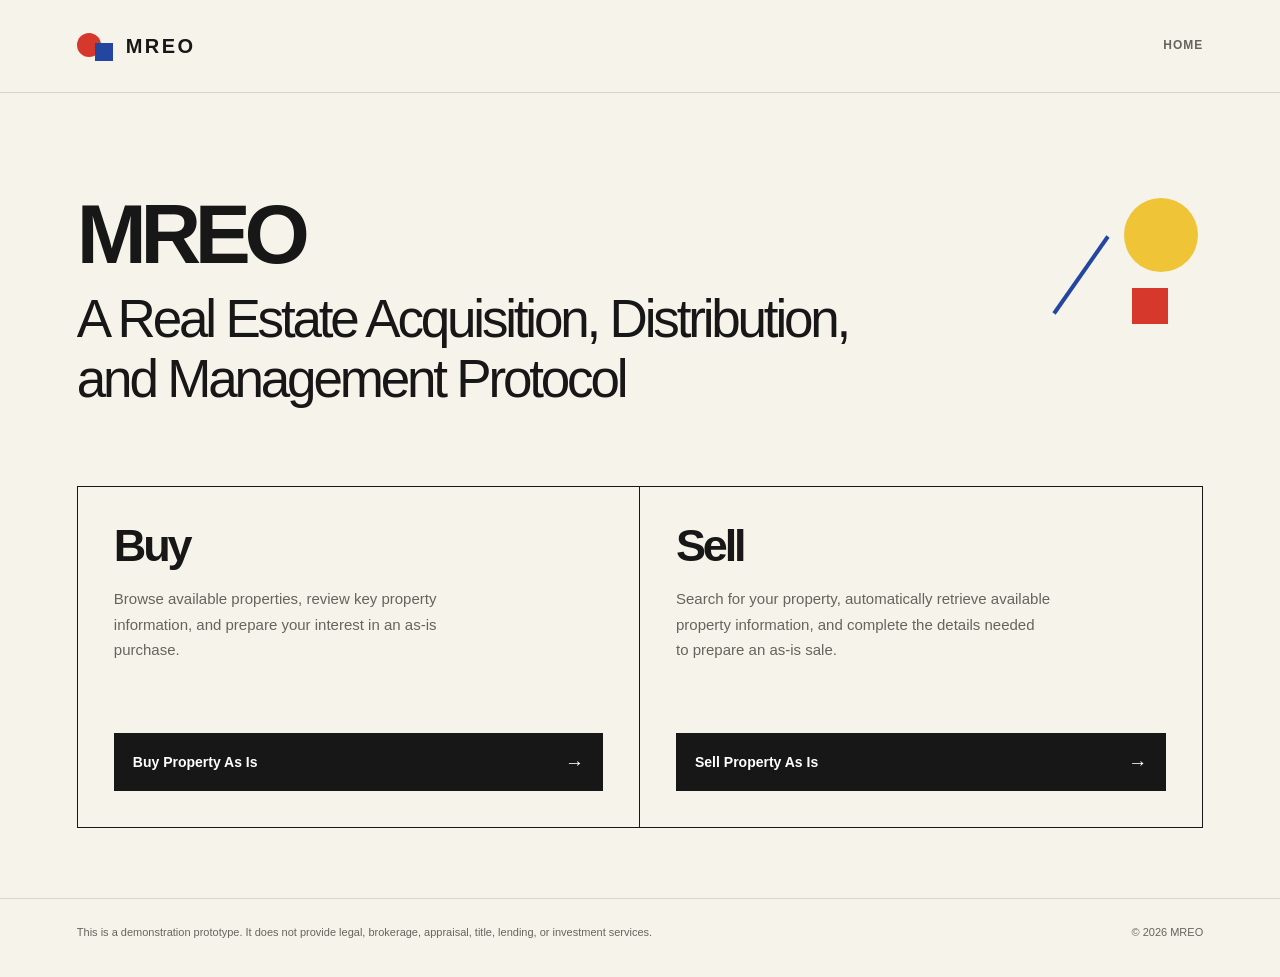
<file: index.html>
<!DOCTYPE html>
<html lang="en">
<head>
  <meta charset="UTF-8">

  <meta
    name="viewport"
    content="width=device-width, initial-scale=1.0"
  >

  <meta
    name="description"
    content="MREO provides a streamlined prototype for buying and selling real estate as is."
  >

  <title>MREO | Real Estate Protocol</title>

  <link rel="stylesheet" href="styles.css">
</head>

<body class="landing-page">
  <header class="site-header">
    <a
      class="brand"
      href="index.html"
      aria-label="MREO home"
    >
      <span class="brand-mark" aria-hidden="true">
        <span class="brand-circle"></span>
        <span class="brand-square"></span>
      </span>

      <span class="brand-name">MREO</span>
    </a>

    <p class="prototype-label">Home</p>
  </header>

  <main>
    <section
      class="hero"
      aria-labelledby="main-heading"
    >
      <div
        class="hero-decoration"
        aria-hidden="true"
      >
        <span class="shape shape-circle"></span>
        <span class="shape shape-line"></span>
        <span class="shape shape-square"></span>
      </div>

      <div class="hero-content">
        <h1 id="main-heading">
          MREO
          <span>
            A Real Estate Acquisition, Distribution, and Management Protocol
          </span>
        </h1>
      </div>

      <div
        class="action-grid"
        aria-label="Choose a property pathway"
      >

        <!-- BUYER PATHWAY -->

        <article class="pathway-card buyer-card">
          <div>
            <h2>Buy</h2>

            <p>
              Browse available properties, review key property
              information, and prepare your interest in an as-is
              purchase.
            </p>
          </div>

          <a
            class="action-button action-button-dark"
            href="buyer.html"
          >
            <span>Buy Property As Is</span>

            <span
              class="button-arrow"
              aria-hidden="true"
            >
              →
            </span>
          </a>
        </article>

        <!-- SELLER PATHWAY -->

        <article class="pathway-card seller-card">
          <div>
            <h2>Sell</h2>

            <p>
              Search for your property, automatically retrieve
              available property information, and complete the
              details needed to prepare an as-is sale.
            </p>
          </div>

          <a
            class="action-button action-button-dark"
            href="seller.html"
          >
            <span>Sell Property As Is</span>

            <span
              class="button-arrow"
              aria-hidden="true"
            >
              →
            </span>
          </a>
        </article>

      </div>
    </section>
  </main>

  <footer class="site-footer">
    <p>
      This is a demonstration prototype. It does not provide legal,
      brokerage, appraisal, title, lending, or investment services.
    </p>

    <p>
      &copy; <span id="current-year">2026</span> MREO
    </p>
  </footer>

  <script src="app.js"></script>
</body>
</html>
</file>
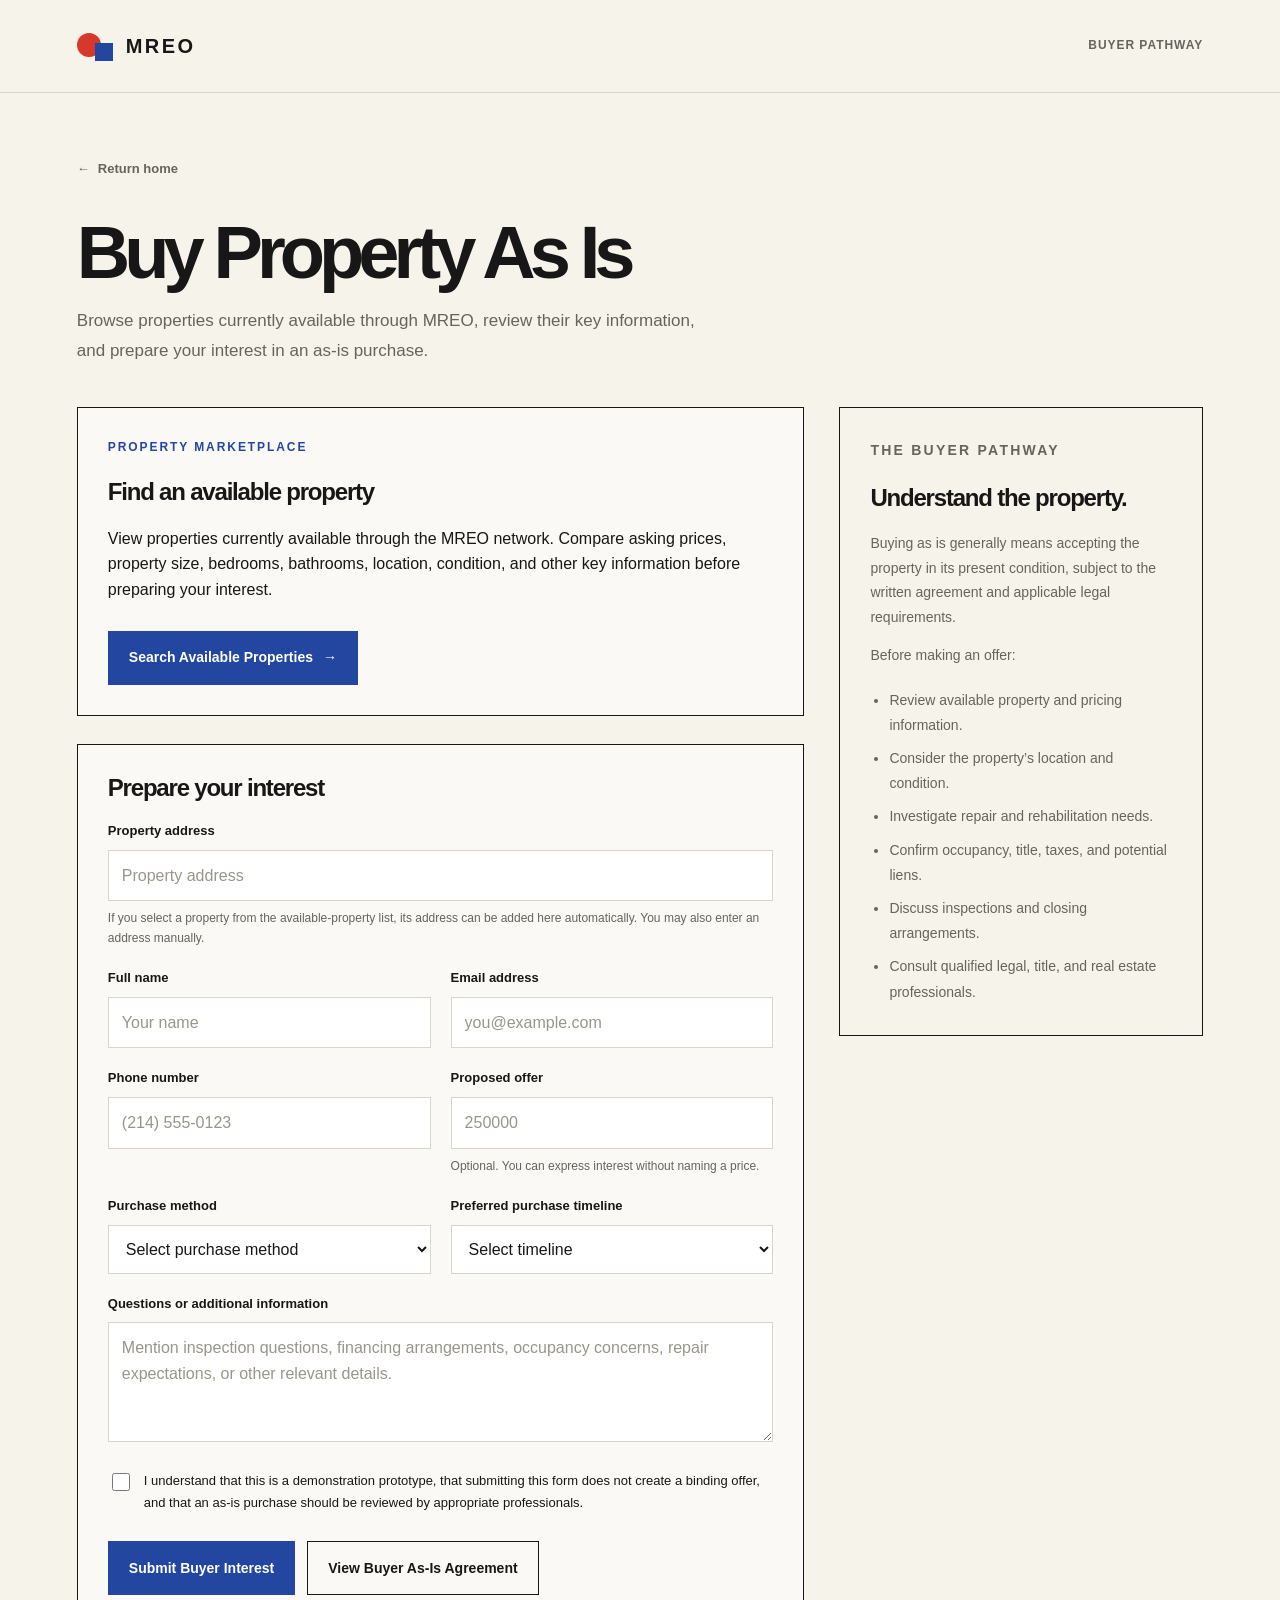
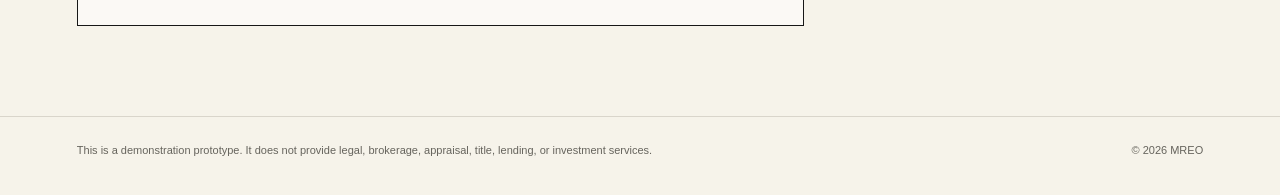
<file: buyer.html>
<!DOCTYPE html>
<html lang="en">
<head>
  <meta charset="UTF-8">

  <meta
    name="viewport"
    content="width=device-width, initial-scale=1.0"
  >

  <meta
    name="description"
    content="Browse available properties and prepare for an as-is real estate purchase through MREO."
  >

  <title>Buy Property As Is | MREO</title>

  <link rel="stylesheet" href="styles.css">
</head>

<body class="buyer-page">
  <header class="site-header">
    <a
      class="brand"
      href="index.html"
      aria-label="Return to MREO home"
    >
      <span class="brand-mark" aria-hidden="true">
        <span class="brand-circle"></span>
        <span class="brand-square"></span>
      </span>

      <span class="brand-name">MREO</span>
    </a>

    <p class="prototype-label">Buyer Pathway</p>
  </header>

  <main class="page-shell">
    <a class="back-link" href="index.html">
      <span aria-hidden="true">←</span>
      Return home
    </a>

    <section
      class="page-heading"
      aria-labelledby="buyer-page-title"
    >
      <h1 id="buyer-page-title">
        Buy Property As Is
      </h1>

      <p>
        Browse properties currently available through MREO, review
        their key information, and prepare your interest in an
        as-is purchase.
      </p>
    </section>

    <div class="content-layout">
      <div>
        <section
          class="form-panel"
          aria-labelledby="available-properties-heading"
        >
          <p class="section-label">
            Property marketplace
          </p>

          <h2 id="available-properties-heading">
            Find an available property
          </h2>

          <p>
            View properties currently available through the MREO
            network. Compare asking prices, property size, bedrooms,
            bathrooms, location, condition, and other key information
            before preparing your interest.
          </p>

          <div class="form-actions">
            <a
              class="primary-button button-blue"
              href="properties.html"
            >
              Search Available Properties
              <span aria-hidden="true">→</span>
            </a>
          </div>
        </section>

        <section
          class="form-panel"
          aria-labelledby="buyer-information-heading"
          style="margin-top: 28px;"
        >
          <h2 id="buyer-information-heading">
            Prepare your interest
          </h2>

          <form id="buyer-form">
            <div class="form-grid">
              <div class="form-field full-width">
                <label for="buyer-offer-address">
                  Property address
                </label>

                <input
                  id="buyer-offer-address"
                  name="buyerOfferAddress"
                  type="text"
                  autocomplete="street-address"
                  placeholder="Property address"
                  required
                >

                <p class="field-note">
                  If you select a property from the available-property
                  list, its address can be added here automatically.
                  You may also enter an address manually.
                </p>
              </div>

              <div class="form-field">
                <label for="buyer-name">
                  Full name
                </label>

                <input
                  id="buyer-name"
                  name="buyerName"
                  type="text"
                  autocomplete="name"
                  placeholder="Your name"
                  required
                >
              </div>

              <div class="form-field">
                <label for="buyer-email">
                  Email address
                </label>

                <input
                  id="buyer-email"
                  name="buyerEmail"
                  type="email"
                  autocomplete="email"
                  placeholder="you@example.com"
                  required
                >
              </div>

              <div class="form-field">
                <label for="buyer-phone">
                  Phone number
                </label>

                <input
                  id="buyer-phone"
                  name="buyerPhone"
                  type="tel"
                  autocomplete="tel"
                  placeholder="(214) 555-0123"
                >
              </div>

              <div class="form-field">
                <label for="buyer-offer-amount">
                  Proposed offer
                </label>

                <input
                  id="buyer-offer-amount"
                  name="buyerOfferAmount"
                  type="number"
                  min="0"
                  step="1"
                  placeholder="250000"
                >

                <p class="field-note">
                  Optional. You can express interest without naming
                  a price.
                </p>
              </div>

              <div class="form-field">
                <label for="buyer-purchase-method">
                  Purchase method
                </label>

                <select
                  id="buyer-purchase-method"
                  name="buyerPurchaseMethod"
                >
                  <option value="">
                    Select purchase method
                  </option>

                  <option value="Cash">
                    Cash
                  </option>

                  <option value="Conventional financing">
                    Conventional financing
                  </option>

                  <option value="Private financing">
                    Private financing
                  </option>

                  <option value="Reconstruction financing">
                    Reconstruction financing
                  </option>

                  <option value="Undecided">
                    Undecided
                  </option>
                </select>
              </div>

              <div class="form-field">
                <label for="buyer-timeline">
                  Preferred purchase timeline
                </label>

                <select
                  id="buyer-timeline"
                  name="buyerTimeline"
                >
                  <option value="">
                    Select timeline
                  </option>

                  <option value="As soon as possible">
                    As soon as possible
                  </option>

                  <option value="Within 30 days">
                    Within 30 days
                  </option>

                  <option value="Within 60 days">
                    Within 60 days
                  </option>

                  <option value="Within 90 days">
                    Within 90 days
                  </option>

                  <option value="Flexible">
                    Flexible
                  </option>
                </select>
              </div>

              <div class="form-field full-width">
                <label for="buyer-notes">
                  Questions or additional information
                </label>

                <textarea
                  id="buyer-notes"
                  name="buyerNotes"
                  placeholder="Mention inspection questions, financing arrangements, occupancy concerns, repair expectations, or other relevant details."
                ></textarea>
              </div>

              <div class="checkbox-field full-width">
                <input
                  id="buyer-confirmation"
                  name="buyerConfirmation"
                  type="checkbox"
                  required
                >

                <label for="buyer-confirmation">
                  I understand that this is a demonstration prototype,
                  that submitting this form does not create a binding
                  offer, and that an as-is purchase should be reviewed
                  by appropriate professionals.
                </label>
              </div>
            </div>

            <div class="form-actions">
              <button
                class="primary-button button-blue"
                type="submit"
              >
                Submit Buyer Interest
              </button>

              <button
                id="open-buyer-contract"
                class="contract-button"
                type="button"
                data-open-modal="buyer-contract-modal"
              >
                View Buyer As-Is Agreement
              </button>
            </div>

            <div
              id="buyer-message"
              class="form-message success-message"
              role="status"
              aria-live="polite"
              hidden
            ></div>
          </form>
        </section>
      </div>

      <aside
        class="info-panel"
        aria-labelledby="buyer-guidance-heading"
      >
        <p class="section-label">
          The buyer pathway
        </p>

        <h2 id="buyer-guidance-heading">
          Understand the property.
        </h2>

        <p>
          Buying as is generally means accepting the property in its
          present condition, subject to the written agreement and
          applicable legal requirements.
        </p>

        <p>
          Before making an offer:
        </p>

        <ul>
          <li>
            Review available property and pricing information.
          </li>

          <li>
            Consider the property’s location and condition.
          </li>

          <li>
            Investigate repair and rehabilitation needs.
          </li>

          <li>
            Confirm occupancy, title, taxes, and potential liens.
          </li>

          <li>
            Discuss inspections and closing arrangements.
          </li>

          <li>
            Consult qualified legal, title, and real estate
            professionals.
          </li>
        </ul>
      </aside>
    </div>
  </main>

  <section
    id="buyer-contract-modal"
    class="contract-modal"
    role="dialog"
    aria-modal="true"
    aria-labelledby="buyer-contract-title"
    hidden
  >
    <div class="contract-content">
      <div class="contract-header">
        <h2 id="buyer-contract-title">
          Buyer As-Is Property Agreement
        </h2>

        <button
          class="close-modal"
          type="button"
          aria-label="Close agreement"
          data-close-modal
        >
          ×
        </button>
      </div>

      <div
        id="buyer-contract-body"
        class="contract-body"
      >
        <p>
          <strong>Date:</strong>
          <span id="buyer-contract-date">
            ____________________
          </span>
        </p>

        <p>
          <strong>Buyer:</strong>
          <span id="buyer-contract-name">
            ____________________
          </span>
        </p>

        <p>
          <strong>Seller:</strong>
          ____________________
        </p>

        <p>
          <strong>Property:</strong>
          <span id="buyer-contract-address">
            ________________________________________________
          </span>
        </p>

        <p>
          <strong>Proposed purchase price:</strong>
          <span id="buyer-contract-price">
            ____________________
          </span>
        </p>

        <h3>1. Agreement to purchase</h3>

        <p>
          Buyer offers to purchase the property identified above for
          the stated purchase price, subject to Seller’s written
          acceptance and any additional written terms agreed upon
          by both parties.
        </p>

        <h3>2. As-is condition</h3>

        <p>
          Buyer understands that the property is offered in its
          present, as-is condition. Unless otherwise agreed in
          writing, Seller is not obligated to repair, renovate,
          improve, or replace any part of the property before closing.
        </p>

        <h3>3. Inspection and due diligence</h3>

        <p>
          Buyer may inspect the property and investigate its condition,
          occupancy, title, taxes, restrictions, and other relevant
          matters during any period agreed to in writing. Any right to
          withdraw based on inspection findings must be expressly
          stated in a signed agreement.
        </p>

        <h3>4. Disclosures</h3>

        <p>
          Seller remains responsible for disclosures required under
          applicable law. Acceptance of the property as is does not
          authorize fraud, intentional concealment, or other conduct
          prohibited by law.
        </p>

        <h3>5. Closing and payment</h3>

        <p>
          Closing shall occur on a mutually agreed date through an
          authorized settlement provider. Deposits, payment method,
          financing conditions, closing costs, possession, and related
          requirements shall be established in a separate written
          agreement or according to applicable local practice.
        </p>

        <h3>6. Written modifications</h3>

        <p>
          Any change to these terms must be written and signed by both
          parties. This sample is provided for demonstration purposes
          and should be reviewed by a qualified attorney before use.
        </p>

        <div class="signature-grid">
          <div class="signature-line">
            Buyer signature / Date
          </div>

          <div class="signature-line">
            Seller signature / Date
          </div>
        </div>
      </div>

      <div class="form-actions">
        <button
          class="primary-button button-blue"
          type="button"
          data-print-contract="buyer-contract-body"
        >
          Print Agreement
        </button>

        <button
          class="secondary-button"
          type="button"
          data-close-modal
        >
          Close
        </button>
      </div>
    </div>
  </section>

  <footer class="site-footer">
    <p>
      This is a demonstration prototype. It does not provide legal,
      brokerage, appraisal, title, lending, or investment services.
    </p>

    <p>
      &copy; <span id="current-year">2026</span> MREO
    </p>
  </footer>

  <script src="app.js"></script>
</body>
</html>
</file>
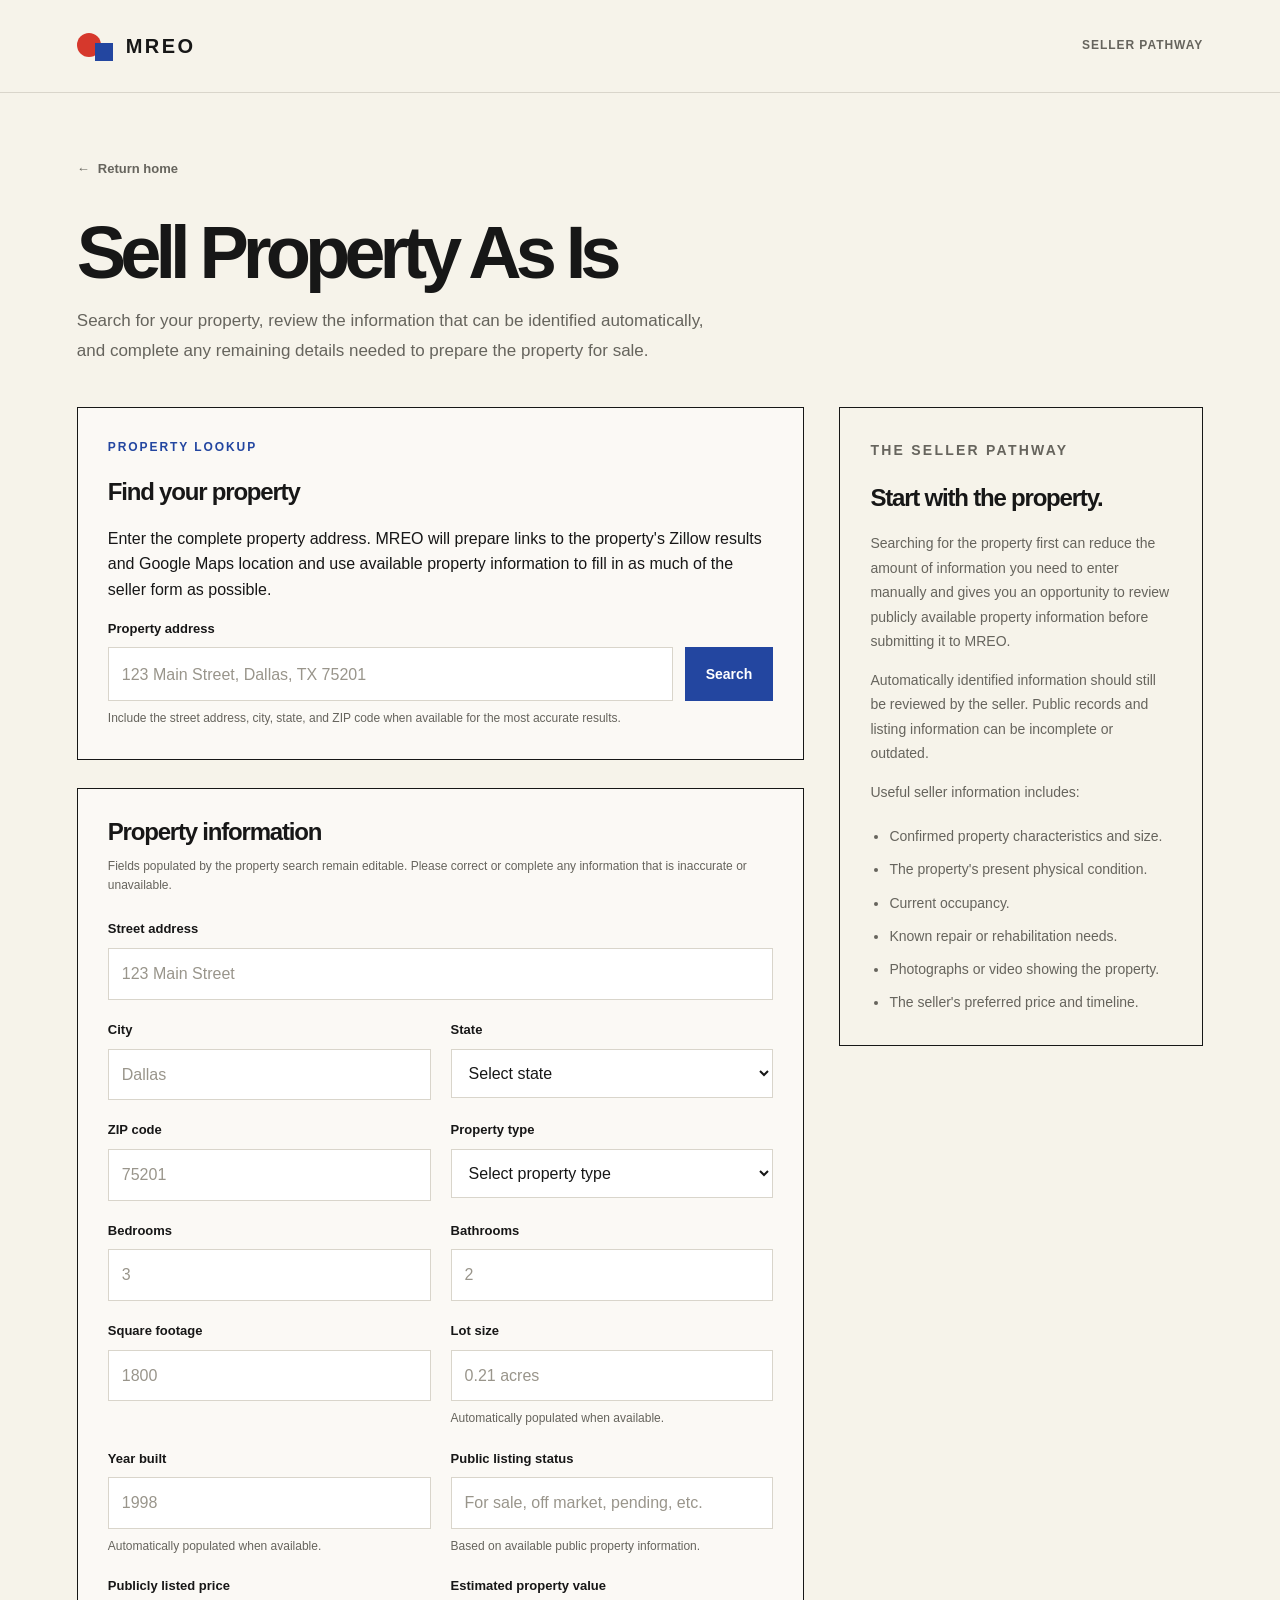
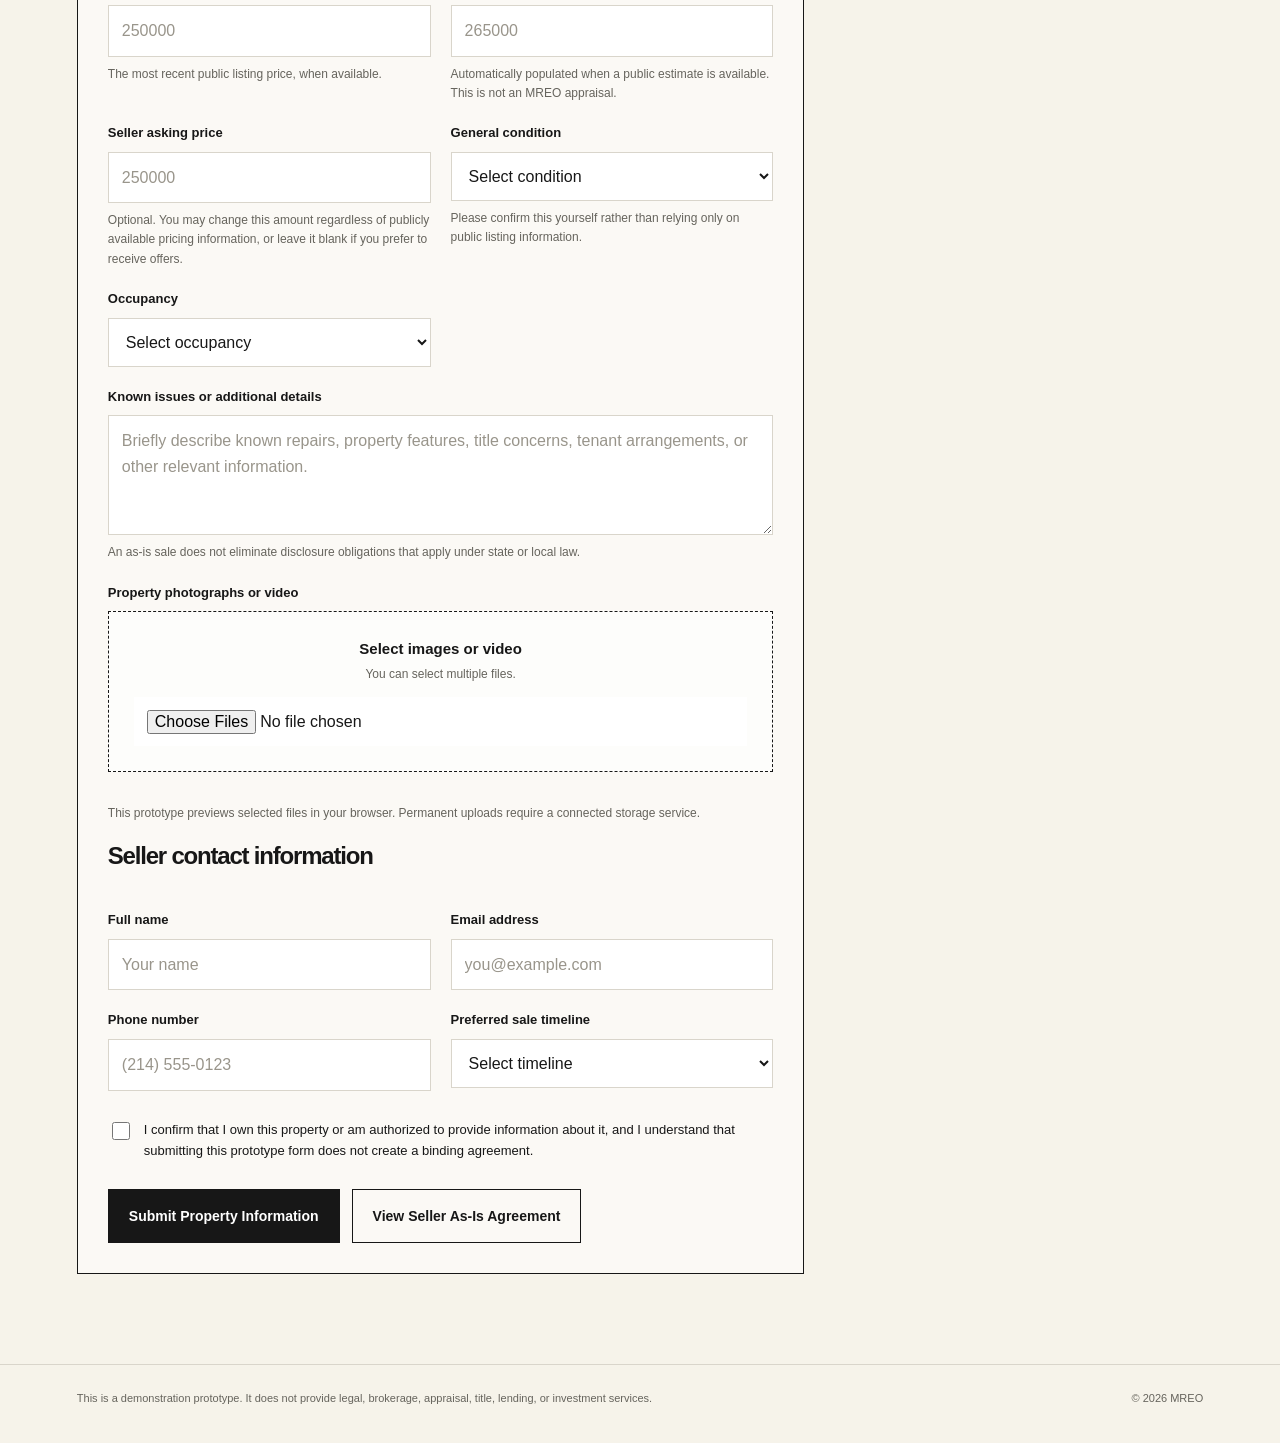
<file: seller.html>
<!DOCTYPE html>
<html lang="en">
<head>
  <meta charset="UTF-8">

  <meta
    name="viewport"
    content="width=device-width, initial-scale=1.0"
  >

  <meta
    name="description"
    content="Search for property information and submit a property for sale through MREO."
  >

  <title>Sell Property As Is | MREO</title>

  <link rel="stylesheet" href="styles.css">
</head>

<body class="seller-page">
  <header class="site-header">
    <a
      class="brand"
      href="index.html"
      aria-label="Return to MREO home"
    >
      <span class="brand-mark" aria-hidden="true">
        <span class="brand-circle"></span>
        <span class="brand-square"></span>
      </span>

      <span class="brand-name">MREO</span>
    </a>

    <p class="prototype-label">Seller Pathway</p>
  </header>

  <main class="page-shell">
    <a class="back-link" href="index.html">
      <span aria-hidden="true">←</span>
      Return home
    </a>

    <section
      class="page-heading"
      aria-labelledby="seller-page-title"
    >
      <h1 id="seller-page-title">
        Sell Property As Is
      </h1>

      <p>
        Search for your property, review the information that can be
        identified automatically, and complete any remaining details
        needed to prepare the property for sale.
      </p>
    </section>

    <div class="content-layout">
      <div>

        <!-- ======================================
             PROPERTY SEARCH
             ====================================== -->

        <section
          class="form-panel"
          aria-labelledby="seller-property-search-heading"
        >
          <p class="section-label">
            Property lookup
          </p>

          <h2 id="seller-property-search-heading">
            Find your property
          </h2>

          <p>
            Enter the complete property address. MREO will prepare links
            to the property's Zillow results and Google Maps location and
            use available property information to fill in as much of the
            seller form as possible.
          </p>

          <form id="seller-search-form">
            <div class="form-field full-width">
              <label for="seller-property-search-address">
                Property address
              </label>

              <div class="address-search">
                <input
                  id="seller-property-search-address"
                  name="sellerPropertySearchAddress"
                  type="text"
                  autocomplete="street-address"
                  placeholder="123 Main Street, Dallas, TX 75201"
                  required
                >

                <button
                  class="primary-button button-blue"
                  type="submit"
                >
                  Search
                </button>
              </div>

              <p class="field-note">
                Include the street address, city, state, and ZIP code
                when available for the most accurate results.
              </p>
            </div>
          </form>

          <div
            id="seller-search-result"
            class="search-result"
            role="status"
            aria-live="polite"
            hidden
          >
            <p>
              Property search results are ready for:
              <strong id="seller-searched-property-address"></strong>
            </p>

            <div
              id="seller-autofill-message"
              class="property-autofill-message"
            >
              Available property information has been added to the
              form below. Please review each field and make any
              necessary corrections.
            </div>

            <div class="button-group">
              <a
                id="seller-zillow-property-link"
                class="primary-button button-blue"
                href="#"
                target="_blank"
                rel="noopener noreferrer"
              >
                Open Zillow
              </a>

              <a
                id="seller-google-maps-link"
                class="secondary-button"
                href="#"
                target="_blank"
                rel="noopener noreferrer"
              >
                View on Google Maps
              </a>
            </div>

            <p class="field-note">
              Property and listing information varies by address and
              by the public information available for that property.
              Review automatically populated information before
              submitting.
            </p>
          </div>
        </section>

        <!-- ======================================
             SELLER PROPERTY FORM
             ====================================== -->

        <section
          class="form-panel"
          aria-labelledby="property-information-heading"
          style="margin-top: 28px;"
        >
          <h2 id="property-information-heading">
            Property information
          </h2>

          <p class="field-note property-review-note">
            Fields populated by the property search remain editable.
            Please correct or complete any information that is
            inaccurate or unavailable.
          </p>

          <form id="seller-form">
            <div class="form-grid">

              <!-- ADDRESS -->

              <div class="form-field full-width">
                <label for="property-address">
                  Street address
                </label>

                <input
                  id="property-address"
                  name="propertyAddress"
                  type="text"
                  autocomplete="street-address"
                  placeholder="123 Main Street"
                  required
                >
              </div>

              <div class="form-field">
                <label for="property-city">
                  City
                </label>

                <input
                  id="property-city"
                  name="propertyCity"
                  type="text"
                  autocomplete="address-level2"
                  placeholder="Dallas"
                  required
                >
              </div>

              <div class="form-field">
                <label for="property-state">
                  State
                </label>

                <select
                  id="property-state"
                  name="propertyState"
                  required
                >
                  <option value="">
                    Select state
                  </option>

                  <option value="AL">Alabama</option>
                  <option value="AK">Alaska</option>
                  <option value="AZ">Arizona</option>
                  <option value="AR">Arkansas</option>
                  <option value="CA">California</option>
                  <option value="CO">Colorado</option>
                  <option value="CT">Connecticut</option>
                  <option value="DE">Delaware</option>
                  <option value="DC">District of Columbia</option>
                  <option value="FL">Florida</option>
                  <option value="GA">Georgia</option>
                  <option value="HI">Hawaii</option>
                  <option value="ID">Idaho</option>
                  <option value="IL">Illinois</option>
                  <option value="IN">Indiana</option>
                  <option value="IA">Iowa</option>
                  <option value="KS">Kansas</option>
                  <option value="KY">Kentucky</option>
                  <option value="LA">Louisiana</option>
                  <option value="ME">Maine</option>
                  <option value="MD">Maryland</option>
                  <option value="MA">Massachusetts</option>
                  <option value="MI">Michigan</option>
                  <option value="MN">Minnesota</option>
                  <option value="MS">Mississippi</option>
                  <option value="MO">Missouri</option>
                  <option value="MT">Montana</option>
                  <option value="NE">Nebraska</option>
                  <option value="NV">Nevada</option>
                  <option value="NH">New Hampshire</option>
                  <option value="NJ">New Jersey</option>
                  <option value="NM">New Mexico</option>
                  <option value="NY">New York</option>
                  <option value="NC">North Carolina</option>
                  <option value="ND">North Dakota</option>
                  <option value="OH">Ohio</option>
                  <option value="OK">Oklahoma</option>
                  <option value="OR">Oregon</option>
                  <option value="PA">Pennsylvania</option>
                  <option value="RI">Rhode Island</option>
                  <option value="SC">South Carolina</option>
                  <option value="SD">South Dakota</option>
                  <option value="TN">Tennessee</option>
                  <option value="TX">Texas</option>
                  <option value="UT">Utah</option>
                  <option value="VT">Vermont</option>
                  <option value="VA">Virginia</option>
                  <option value="WA">Washington</option>
                  <option value="WV">West Virginia</option>
                  <option value="WI">Wisconsin</option>
                  <option value="WY">Wyoming</option>
                </select>
              </div>

              <div class="form-field">
                <label for="property-zip">
                  ZIP code
                </label>

                <input
                  id="property-zip"
                  name="propertyZip"
                  type="text"
                  inputmode="numeric"
                  autocomplete="postal-code"
                  placeholder="75201"
                  pattern="[0-9]{5}(-[0-9]{4})?"
                  title="Enter a five-digit ZIP code or ZIP+4."
                  required
                >
              </div>

              <!-- CORE PROPERTY INFORMATION -->

              <div class="form-field">
                <label for="property-type">
                  Property type
                </label>

                <select
                  id="property-type"
                  name="propertyType"
                  required
                >
                  <option value="">
                    Select property type
                  </option>

                  <option value="Single-family home">
                    Single-family home
                  </option>

                  <option value="Condominium">
                    Condominium
                  </option>

                  <option value="Townhouse">
                    Townhouse
                  </option>

                  <option value="Multifamily">
                    Multifamily
                  </option>

                  <option value="Commercial">
                    Commercial
                  </option>

                  <option value="Land">
                    Land
                  </option>

                  <option value="Other">
                    Other
                  </option>
                </select>
              </div>

              <div class="form-field">
                <label for="property-bedrooms">
                  Bedrooms
                </label>

                <input
                  id="property-bedrooms"
                  name="propertyBedrooms"
                  type="number"
                  min="0"
                  step="1"
                  placeholder="3"
                >
              </div>

              <div class="form-field">
                <label for="property-bathrooms">
                  Bathrooms
                </label>

                <input
                  id="property-bathrooms"
                  name="propertyBathrooms"
                  type="number"
                  min="0"
                  step="0.5"
                  placeholder="2"
                >
              </div>

              <div class="form-field">
                <label for="property-size">
                  Square footage
                </label>

                <input
                  id="property-size"
                  name="propertySize"
                  type="number"
                  min="0"
                  step="1"
                  placeholder="1800"
                >
              </div>

              <div class="form-field">
                <label for="property-lot-size">
                  Lot size
                </label>

                <input
                  id="property-lot-size"
                  name="propertyLotSize"
                  type="text"
                  placeholder="0.21 acres"
                >

                <p class="field-note">
                  Automatically populated when available.
                </p>
              </div>

              <div class="form-field">
                <label for="property-year-built">
                  Year built
                </label>

                <input
                  id="property-year-built"
                  name="propertyYearBuilt"
                  type="number"
                  min="1700"
                  max="2100"
                  step="1"
                  placeholder="1998"
                >

                <p class="field-note">
                  Automatically populated when available.
                </p>
              </div>

              <!-- PUBLIC MARKET INFORMATION -->

              <div class="form-field">
                <label for="property-public-status">
                  Public listing status
                </label>

                <input
                  id="property-public-status"
                  name="propertyPublicStatus"
                  type="text"
                  placeholder="For sale, off market, pending, etc."
                >

                <p class="field-note">
                  Based on available public property information.
                </p>
              </div>

              <div class="form-field">
                <label for="property-public-price">
                  Publicly listed price
                </label>

                <input
                  id="property-public-price"
                  name="propertyPublicPrice"
                  type="number"
                  min="0"
                  step="1"
                  placeholder="250000"
                >

                <p class="field-note">
                  The most recent public listing price, when available.
                </p>
              </div>

              <div class="form-field">
                <label for="property-estimated-value">
                  Estimated property value
                </label>

                <input
                  id="property-estimated-value"
                  name="propertyEstimatedValue"
                  type="number"
                  min="0"
                  step="1"
                  placeholder="265000"
                >

                <p class="field-note">
                  Automatically populated when a public estimate is
                  available. This is not an MREO appraisal.
                </p>
              </div>

              <div class="form-field">
                <label for="asking-price">
                  Seller asking price
                </label>

                <input
                  id="asking-price"
                  name="askingPrice"
                  type="number"
                  min="0"
                  step="1"
                  placeholder="250000"
                >

                <p class="field-note">
                  Optional. You may change this amount regardless of
                  publicly available pricing information, or leave it
                  blank if you prefer to receive offers.
                </p>
              </div>

              <!-- SELLER-CONFIRMED INFORMATION -->

              <div class="form-field">
                <label for="property-condition">
                  General condition
                </label>

                <select
                  id="property-condition"
                  name="propertyCondition"
                  required
                >
                  <option value="">
                    Select condition
                  </option>

                  <option value="Move-in ready">
                    Move-in ready
                  </option>

                  <option value="Minor cosmetic updates needed">
                    Minor cosmetic updates needed
                  </option>

                  <option value="Moderate repairs needed">
                    Moderate repairs needed
                  </option>

                  <option value="Major rehabilitation needed">
                    Major rehabilitation needed
                  </option>

                  <option value="Condition unknown">
                    Condition unknown
                  </option>
                </select>

                <p class="field-note">
                  Please confirm this yourself rather than relying only
                  on public listing information.
                </p>
              </div>

              <div class="form-field">
                <label for="occupancy-status">
                  Occupancy
                </label>

                <select
                  id="occupancy-status"
                  name="occupancyStatus"
                >
                  <option value="">
                    Select occupancy
                  </option>

                  <option value="Owner occupied">
                    Owner occupied
                  </option>

                  <option value="Tenant occupied">
                    Tenant occupied
                  </option>

                  <option value="Vacant">
                    Vacant
                  </option>

                  <option value="Other">
                    Other
                  </option>
                </select>
              </div>

              <div class="form-field full-width">
                <label for="property-details">
                  Known issues or additional details
                </label>

                <textarea
                  id="property-details"
                  name="propertyDetails"
                  placeholder="Briefly describe known repairs, property features, title concerns, tenant arrangements, or other relevant information."
                ></textarea>

                <p class="field-note">
                  An as-is sale does not eliminate disclosure obligations
                  that apply under state or local law.
                </p>
              </div>

              <!-- MEDIA -->

              <div class="form-field full-width">
                <label for="property-media">
                  Property photographs or video
                </label>

                <div class="upload-area">
                  <p class="upload-title">
                    Select images or video
                  </p>

                  <p class="upload-note">
                    You can select multiple files.
                  </p>

                  <input
                    id="property-media"
                    name="propertyMedia"
                    type="file"
                    accept="image/*,video/*"
                    multiple
                  >
                </div>

                <div
                  id="media-preview"
                  class="media-preview"
                  aria-live="polite"
                ></div>

                <p class="field-note">
                  This prototype previews selected files in your browser.
                  Permanent uploads require a connected storage service.
                </p>
              </div>

              <!-- CONTACT INFORMATION -->

              <div class="form-field full-width">
                <h2>Seller contact information</h2>
              </div>

              <div class="form-field">
                <label for="seller-name">
                  Full name
                </label>

                <input
                  id="seller-name"
                  name="sellerName"
                  type="text"
                  autocomplete="name"
                  placeholder="Your name"
                  required
                >
              </div>

              <div class="form-field">
                <label for="seller-email">
                  Email address
                </label>

                <input
                  id="seller-email"
                  name="sellerEmail"
                  type="email"
                  autocomplete="email"
                  placeholder="you@example.com"
                  required
                >
              </div>

              <div class="form-field">
                <label for="seller-phone">
                  Phone number
                </label>

                <input
                  id="seller-phone"
                  name="sellerPhone"
                  type="tel"
                  autocomplete="tel"
                  placeholder="(214) 555-0123"
                >
              </div>

              <div class="form-field">
                <label for="sale-timeline">
                  Preferred sale timeline
                </label>

                <select
                  id="sale-timeline"
                  name="saleTimeline"
                >
                  <option value="">
                    Select timeline
                  </option>

                  <option value="As soon as possible">
                    As soon as possible
                  </option>

                  <option value="Within 30 days">
                    Within 30 days
                  </option>

                  <option value="Within 60 days">
                    Within 60 days
                  </option>

                  <option value="Within 90 days">
                    Within 90 days
                  </option>

                  <option value="Flexible">
                    Flexible
                  </option>
                </select>
              </div>

              <div class="checkbox-field full-width">
                <input
                  id="seller-confirmation"
                  name="sellerConfirmation"
                  type="checkbox"
                  required
                >

                <label for="seller-confirmation">
                  I confirm that I own this property or am authorized to
                  provide information about it, and I understand that
                  submitting this prototype form does not create a binding
                  agreement.
                </label>
              </div>
            </div>

            <div class="form-actions">
              <button
                class="primary-button"
                type="submit"
              >
                Submit Property Information
              </button>

              <button
                id="open-seller-contract"
                class="contract-button"
                type="button"
                data-open-modal="seller-contract-modal"
              >
                View Seller As-Is Agreement
              </button>
            </div>

            <div
              id="seller-message"
              class="form-message success-message"
              role="status"
              aria-live="polite"
              hidden
            ></div>
          </form>
        </section>
      </div>

      <!-- ======================================
           SELLER GUIDANCE
           ====================================== -->

      <aside
        class="info-panel"
        aria-labelledby="seller-guidance-heading"
      >
        <p class="section-label">
          The seller pathway
        </p>

        <h2 id="seller-guidance-heading">
          Start with the property.
        </h2>

        <p>
          Searching for the property first can reduce the amount of
          information you need to enter manually and gives you an
          opportunity to review publicly available property information
          before submitting it to MREO.
        </p>

        <p>
          Automatically identified information should still be reviewed
          by the seller. Public records and listing information can be
          incomplete or outdated.
        </p>

        <p>
          Useful seller information includes:
        </p>

        <ul>
          <li>
            Confirmed property characteristics and size.
          </li>

          <li>
            The property's present physical condition.
          </li>

          <li>
            Current occupancy.
          </li>

          <li>
            Known repair or rehabilitation needs.
          </li>

          <li>
            Photographs or video showing the property.
          </li>

          <li>
            The seller's preferred price and timeline.
          </li>
        </ul>
      </aside>
    </div>
  </main>

  <!-- ======================================
       SELLER AGREEMENT
       ====================================== -->

  <section
    id="seller-contract-modal"
    class="contract-modal"
    role="dialog"
    aria-modal="true"
    aria-labelledby="seller-contract-title"
    hidden
  >
    <div class="contract-content">
      <div class="contract-header">
        <h2 id="seller-contract-title">
          Seller As-Is Property Agreement
        </h2>

        <button
          class="close-modal"
          type="button"
          aria-label="Close agreement"
          data-close-modal
        >
          ×
        </button>
      </div>

      <div
        id="seller-contract-body"
        class="contract-body"
      >
        <p>
          <strong>Date:</strong>
          <span id="contract-date">
            ____________________
          </span>
        </p>

        <p>
          <strong>Seller:</strong>
          <span id="contract-seller-name">
            ____________________
          </span>
        </p>

        <p>
          <strong>Buyer:</strong>
          ____________________
        </p>

        <p>
          <strong>Property:</strong>
          <span id="contract-property-address">
            ________________________________________________
          </span>
        </p>

        <p>
          <strong>Purchase price:</strong>
          <span id="contract-purchase-price">
            ____________________
          </span>
        </p>

        <h3>1. Agreement to sell</h3>

        <p>
          Seller agrees to sell, and Buyer agrees to purchase, the
          property identified above for the agreed purchase price,
          subject to the terms of this agreement and any additional
          written terms signed by both parties.
        </p>

        <h3>2. As-is condition</h3>

        <p>
          The property is offered and accepted in its present, as-is
          condition. Except as otherwise agreed in writing, Seller is
          not required to make repairs, improvements, or replacements
          before closing.
        </p>

        <h3>3. Disclosures and inspection</h3>

        <p>
          Seller shall provide disclosures required by applicable law
          and shall not knowingly conceal material defects. Buyer may
          inspect the property during any inspection period agreed to
          in writing.
        </p>

        <h3>4. Title and closing</h3>

        <p>
          Closing shall occur on a mutually agreed date through a title
          company, attorney, escrow provider, or other authorized
          settlement professional. Seller shall convey the interest
          agreed upon, subject to disclosed exceptions and applicable
          closing requirements.
        </p>

        <h3>5. Costs and additional terms</h3>

        <p>
          Closing costs, deposits, financing arrangements, possession,
          and any contingencies shall be allocated according to a
          separate written agreement or applicable local practice.
        </p>

        <h3>6. Entire understanding</h3>

        <p>
          Changes to this agreement must be in writing and signed by
          both parties. This sample is provided for demonstration
          purposes and should be reviewed by a qualified attorney
          before use.
        </p>

        <div class="signature-grid">
          <div class="signature-line">
            Seller signature / Date
          </div>

          <div class="signature-line">
            Buyer signature / Date
          </div>
        </div>
      </div>

      <div class="form-actions">
        <button
          class="primary-button"
          type="button"
          data-print-contract="seller-contract-body"
        >
          Print Agreement
        </button>

        <button
          class="secondary-button"
          type="button"
          data-close-modal
        >
          Close
        </button>
      </div>
    </div>
  </section>

  <footer class="site-footer">
    <p>
      This is a demonstration prototype. It does not provide legal,
      brokerage, appraisal, title, lending, or investment services.
    </p>

    <p>
      &copy; <span id="current-year">2026</span> MREO
    </p>
  </footer>

  <script src="app.js"></script>
</body>
</html>
</file>
<file: styles.css>
/* =========================================
   MREO — BAUHAUS DESIGN SYSTEM
   ========================================= */

:root {
  --paper: #f6f3ea;
  --white: #ffffff;
  --ink: #171717;
  --muted: #66645d;
  --line: #d9d5cb;

  --red: #d6382c;
  --blue: #2346a0;
  --yellow: #f0c437;

  --max-width: 1180px;
  --page-padding: clamp(22px, 6vw, 82px);

  --font:
    "Avenir Next",
    Avenir,
    "Helvetica Neue",
    Helvetica,
    Arial,
    sans-serif;
}

/* =========================================
   GENERAL
   ========================================= */

*,
*::before,
*::after {
  box-sizing: border-box;
}

html {
  scroll-behavior: smooth;
}

body {
  margin: 0;
  min-width: 320px;
  min-height: 100vh;

  background: var(--paper);
  color: var(--ink);

  font-family: var(--font);
  font-size: 16px;
  line-height: 1.6;

  -webkit-font-smoothing: antialiased;
  -moz-osx-font-smoothing: grayscale;
}

a {
  color: inherit;
}

button,
input,
select,
textarea {
  font: inherit;
}

button,
a,
input,
select,
textarea {
  -webkit-tap-highlight-color: transparent;
}

::selection {
  background: var(--yellow);
  color: var(--ink);
}

/* =========================================
   HEADER
   ========================================= */

.site-header {
  width: 100%;
  max-width: calc(var(--max-width) + (var(--page-padding) * 2));

  margin: 0 auto;
  padding: 30px var(--page-padding);

  display: flex;
  align-items: center;
  justify-content: space-between;

  border-bottom: 1px solid var(--line);
}

.brand {
  display: inline-flex;
  align-items: center;
  gap: 13px;

  text-decoration: none;
}

.brand-mark {
  position: relative;

  width: 36px;
  height: 32px;

  display: block;
}

.brand-circle {
  position: absolute;
  top: 3px;
  left: 0;

  width: 24px;
  height: 24px;

  background: var(--red);
  border-radius: 50%;
}

.brand-square {
  position: absolute;
  right: 0;
  bottom: 1px;

  width: 18px;
  height: 18px;

  background: var(--blue);
}

.brand-name {
  font-size: 20px;
  font-weight: 800;
  letter-spacing: 0.12em;
}

.prototype-label {
  margin: 0;

  color: var(--muted);

  font-size: 12px;
  font-weight: 600;
  letter-spacing: 0.08em;
  text-transform: uppercase;
}

/* =========================================
   LANDING PAGE
   ========================================= */

.hero {
  position: relative;

  width: 100%;
  max-width: calc(var(--max-width) + (var(--page-padding) * 2));

  margin: 0 auto;
  padding: 100px var(--page-padding) 70px;
}

.hero-content {
  position: relative;
  z-index: 1;

  max-width: 850px;
}

.eyebrow,
.section-label {
  margin: 0 0 22px;

  color: var(--blue);

  font-size: 12px;
  font-weight: 800;
  letter-spacing: 0.16em;
  text-transform: uppercase;
}

.hero h1 {
  max-width: 850px;

  margin: 0;

  font-size: clamp(56px, 7vw, 84px);
  font-weight: 800;
  letter-spacing: -0.075em;
  line-height: 0.98;
}

.hero h1 span {
  display: block;

  margin-top: 14px;

  font-size: clamp(26px, 4.2vw, 53px);
  font-weight: 500;
  letter-spacing: -0.06em;
  line-height: 1.12;
}

.hero-introduction {
  max-width: 630px;

  margin: 28px 0 0;

  color: var(--muted);

  font-size: clamp(16px, 2vw, 19px);
  line-height: 1.75;
}

/* =========================================
   GEOMETRIC ACCENTS
   ========================================= */

.hero-decoration {
  position: absolute;
  top: 105px;
  right: var(--page-padding);

  width: 130px;
  height: 130px;

  pointer-events: none;
}

.shape {
  position: absolute;
  display: block;
}

.shape-circle {
  top: 0;
  right: 5px;

  width: 74px;
  height: 74px;

  background: var(--yellow);
  border-radius: 50%;
}

.shape-square {
  right: 35px;
  bottom: 4px;

  width: 36px;
  height: 36px;

  background: var(--red);
}

.shape-line {
  top: 30px;
  left: 6px;

  width: 4px;
  height: 94px;

  background: var(--blue);

  transform: rotate(35deg);
}

/* =========================================
   SELL / BUY CARDS
   ========================================= */

.action-grid {
  display: grid;
  grid-template-columns: repeat(2, minmax(0, 1fr));
  gap: 0;

  margin-top: 78px;

  border: 1px solid var(--ink);
}

.pathway-card {
  min-height: 340px;

  padding: 36px;

  display: flex;
  flex-direction: column;
  justify-content: space-between;
}

.buyer-card {
  border-right: 1px solid var(--ink);
}

.card-number {
  margin: 0 0 14px;

  color: var(--muted);

  font-size: 12px;
  font-weight: 700;
  letter-spacing: 0.15em;
}

.pathway-card h2 {
  margin: 0;

  font-size: 45px;
  font-weight: 800;
  letter-spacing: -0.07em;
  line-height: 1;
}

.pathway-card h2 + p {
  max-width: 375px;

  margin: 18px 0 28px;

  color: var(--muted);

  font-size: 15px;
  line-height: 1.7;
}

/* =========================================
   BUTTONS
   ========================================= */

.action-button,
.primary-button,
.secondary-button,
.contract-button,
.back-link {
  transition:
    background-color 180ms ease,
    color 180ms ease,
    border-color 180ms ease,
    transform 180ms ease;
}

.action-button {
  min-height: 58px;

  padding: 15px 18px;

  display: flex;
  align-items: center;
  justify-content: space-between;
  gap: 18px;

  border: 1px solid transparent;

  font-size: 14px;
  font-weight: 700;
  text-decoration: none;
}

.action-button-dark {
  background: var(--ink);
  color: var(--white);
}

.action-button-dark:hover {
  background: var(--blue);
}

.action-button-red {
  background: var(--red);
  color: var(--white);
}

.action-button-red:hover {
  background: var(--ink);
}

.button-arrow {
  font-size: 19px;
  line-height: 1;
}

.primary-button,
.secondary-button,
.contract-button {
  min-height: 54px;

  padding: 13px 20px;

  display: inline-flex;
  align-items: center;
  justify-content: center;
  gap: 10px;

  border: 1px solid var(--ink);
  border-radius: 0;

  cursor: pointer;

  font-size: 14px;
  font-weight: 700;
  text-decoration: none;
}

.primary-button {
  background: var(--ink);
  color: var(--white);
}

.primary-button:hover {
  background: var(--blue);
  border-color: var(--blue);
}

.secondary-button,
.contract-button {
  background: transparent;
  color: var(--ink);
}

.secondary-button:hover,
.contract-button:hover {
  background: var(--yellow);
}

.button-red {
  background: var(--red);
  color: var(--white);

  border-color: var(--red);
}

.button-red:hover {
  background: var(--ink);
  border-color: var(--ink);
}

.button-blue {
  background: var(--blue);
  color: var(--white);

  border-color: var(--blue);
}

.button-blue:hover {
  background: var(--ink);
  border-color: var(--ink);
}

.primary-button:disabled,
.secondary-button:disabled,
.contract-button:disabled {
  cursor: wait;
  opacity: 0.62;
}

.primary-button:disabled:hover,
.secondary-button:disabled:hover,
.contract-button:disabled:hover {
  transform: none;
}

.button-group,
.form-actions {
  display: flex;
  flex-wrap: wrap;
  gap: 12px;

  margin-top: 28px;
}

.action-button:focus-visible,
.primary-button:focus-visible,
.secondary-button:focus-visible,
.contract-button:focus-visible,
.back-link:focus-visible {
  outline: 3px solid var(--yellow);
  outline-offset: 4px;
}

/* =========================================
   PRINCIPLES
   ========================================= */

.principles {
  max-width: calc(var(--max-width) + (var(--page-padding) * 2));

  margin: 0 auto;
  padding: 0 var(--page-padding) 56px;

  display: flex;
  flex-wrap: wrap;
  gap: 12px 34px;
}

.principles p {
  margin: 0;

  color: var(--muted);

  font-size: 12px;
  font-weight: 700;
  letter-spacing: 0.08em;
  text-transform: uppercase;
}

.principles p::before {
  width: 8px;
  height: 8px;

  margin-right: 9px;

  display: inline-block;

  background: var(--red);
  border-radius: 50%;

  content: "";
}

.principles p:nth-child(2)::before {
  background: var(--blue);
  border-radius: 0;
}

.principles p:nth-child(3)::before {
  background: var(--yellow);
  border-radius: 0;

  transform: rotate(45deg);
}

/* =========================================
   INTERIOR PAGES
   ========================================= */

.page-shell,
.content-shell,
.interior-page {
  width: 100%;
  max-width: calc(var(--max-width) + (var(--page-padding) * 2));

  margin: 0 auto;
  padding: 62px var(--page-padding) 90px;
}

.back-link {
  display: inline-flex;
  align-items: center;
  gap: 8px;

  margin-bottom: 36px;

  color: var(--muted);

  font-size: 13px;
  font-weight: 600;
  text-decoration: none;
}

.back-link:hover {
  color: var(--red);
}

.page-heading,
.page-intro {
  max-width: 760px;

  margin-bottom: 42px;
}

.page-heading h1,
.page-intro h1,
.interior-page h1 {
  margin: 0 0 16px;

  font-size: clamp(40px, 7vw, 74px);
  font-weight: 800;
  letter-spacing: -0.08em;
  line-height: 1;
}

.page-heading > p:not(.eyebrow),
.page-intro > p:not(.eyebrow) {
  max-width: 650px;

  margin: 0;

  color: var(--muted);

  font-size: 17px;
  line-height: 1.75;
}

.content-layout,
.two-column-layout {
  display: grid;
  grid-template-columns: minmax(0, 1.7fr) minmax(270px, 0.85fr);
  gap: 35px;

  align-items: start;
}

/* =========================================
   FORMS AND INFORMATION PANELS
   ========================================= */

.form-panel,
.info-panel,
.detail-card,
.property-card,
.result-card,
.contract-panel {
  padding: 30px;

  background: rgba(255, 255, 255, 0.56);

  border: 1px solid var(--ink);
}

.info-panel,
.detail-card {
  position: sticky;
  top: 24px;

  background: transparent;
}

.form-panel h2,
.info-panel h2,
.detail-card h2,
.property-card h2,
.result-card h2,
.contract-panel h2 {
  margin: 0 0 20px;

  font-size: 24px;
  font-weight: 800;
  letter-spacing: -0.05em;
  line-height: 1.1;
}

.info-panel p,
.detail-card p,
.property-card p,
.result-card p {
  color: var(--muted);

  font-size: 14px;
  line-height: 1.75;
}

.info-panel ul,
.detail-card ul {
  margin: 20px 0 0;
  padding-left: 19px;

  color: var(--muted);

  font-size: 14px;
  line-height: 1.8;
}

.info-panel li + li,
.detail-card li + li {
  margin-top: 8px;
}

.form-grid {
  display: grid;
  grid-template-columns: repeat(2, minmax(0, 1fr));
  gap: 20px;
}

.form-field,
.field-group {
  display: flex;
  flex-direction: column;
  gap: 8px;
}

.full-width,
.field-full,
.span-two {
  grid-column: 1 / -1;
}

label,
.field-label {
  color: var(--ink);

  font-size: 13px;
  font-weight: 700;
}

input,
select,
textarea {
  width: 100%;
  min-height: 49px;

  padding: 12px 13px;

  background: var(--white);
  color: var(--ink);

  border: 1px solid var(--line);
  border-radius: 0;

  outline: none;

  transition:
    border-color 180ms ease,
    box-shadow 180ms ease;
}

input:focus,
select:focus,
textarea:focus {
  border-color: var(--blue);

  box-shadow: 0 0 0 2px rgba(35, 70, 160, 0.12);
}

input::placeholder,
textarea::placeholder {
  color: #99958b;
}

textarea {
  min-height: 120px;

  resize: vertical;
}

.field-note,
.helper-text {
  margin: 0;

  color: var(--muted);

  font-size: 12px;
  line-height: 1.6;
}

/* =========================================
   UPLOADS
   ========================================= */

.upload-area,
.file-drop-zone {
  position: relative;

  min-height: 160px;

  padding: 25px;

  display: flex;
  flex-direction: column;
  align-items: center;
  justify-content: center;

  background: rgba(255, 255, 255, 0.65);

  border: 1px dashed var(--ink);

  text-align: center;
}

.upload-area input[type="file"],
.file-drop-zone input[type="file"] {
  max-width: 100%;

  margin-top: 12px;

  border: 0;
}

.upload-title {
  margin: 0 0 4px;

  font-size: 15px;
  font-weight: 700;
}

.upload-note {
  margin: 0;

  color: var(--muted);

  font-size: 12px;
}

.media-preview,
.preview-grid,
.upload-preview {
  display: grid;
  grid-template-columns: repeat(auto-fit, minmax(110px, 1fr));
  gap: 12px;

  margin-top: 16px;
}

.media-preview img,
.media-preview video,
.preview-grid img,
.preview-grid video,
.upload-preview img,
.upload-preview video {
  width: 100%;
  height: 110px;

  display: block;

  object-fit: cover;

  border: 1px solid var(--line);
}

/* =========================================
   BUYER SEARCH AND RESULTS
   ========================================= */

.search-row,
.address-search {
  display: flex;
  align-items: stretch;
  gap: 12px;
}

.search-row input,
.address-search input {
  flex: 1;
}

.search-row button,
.address-search button {
  flex-shrink: 0;
}

.search-result,
.result-message,
.form-message,
.status-message {
  margin-top: 20px;
  padding: 15px 17px;

  background: rgba(240, 196, 55, 0.15);

  border-left: 4px solid var(--yellow);

  font-size: 14px;
  line-height: 1.7;
}

.search-result {
  background: #e1f3d8;
  border-left: 4px solid #6fa85f;
}

.property-autofill-message {
  margin: 10px 0 0;

  color: #3f5f36;

  font-size: 13px;
  font-weight: 600;
  line-height: 1.65;
}

.property-review-note {
  margin: -8px 0 24px;
}

input[data-autofilled="true"],
select[data-autofilled="true"],
textarea[data-autofilled="true"] {
  background: #f2faee;
  border-color: #8db77e;
}

.success-message,
.status-success {
  background: rgba(35, 70, 160, 0.09);

  border-left-color: var(--blue);
}

.error-message,
.status-error {
  background: rgba(214, 56, 44, 0.09);

  border-left-color: var(--red);
}

.hidden,
[hidden] {
  display: none !important;
}

/* =========================================
   CHECKBOXES
   ========================================= */

.checkbox-row,
.checkbox-field {
  display: flex;
  align-items: flex-start;
  gap: 11px;

  margin-top: 8px;
}

.checkbox-row input[type="checkbox"],
.checkbox-field input[type="checkbox"] {
  width: 18px;
  min-width: 18px;
  min-height: 18px;
  height: 18px;

  margin-top: 3px;

  accent-color: var(--blue);
}

.checkbox-row label,
.checkbox-field label {
  font-size: 13px;
  font-weight: 500;
  line-height: 1.65;
}

/* =========================================
   CONTRACT VIEWER
   ========================================= */

.contract-modal,
.modal-overlay {
  position: fixed;
  inset: 0;
  z-index: 20;

  padding: 25px;

  display: flex;
  align-items: center;
  justify-content: center;

  background: rgba(23, 23, 23, 0.65);
}

.contract-content,
.modal-content {
  width: 100%;
  max-width: 780px;
  max-height: 88vh;

  padding: 34px;

  overflow-y: auto;

  background: var(--white);

  border: 1px solid var(--ink);
}

.contract-header,
.modal-header {
  margin-bottom: 22px;

  display: flex;
  align-items: flex-start;
  justify-content: space-between;
  gap: 20px;

  border-bottom: 1px solid var(--line);
}

.contract-header h2,
.modal-header h2 {
  margin: 0 0 18px;

  font-size: 25px;
  font-weight: 800;
  letter-spacing: -0.05em;
}

.close-modal,
.modal-close {
  width: 38px;
  height: 38px;

  display: inline-flex;
  align-items: center;
  justify-content: center;

  background: transparent;

  border: 1px solid var(--ink);

  cursor: pointer;

  font-size: 21px;
  line-height: 1;
}

.close-modal:hover,
.modal-close:hover {
  background: var(--yellow);
}

.contract-body {
  font-size: 13px;
  line-height: 1.7;
}

.contract-body h3 {
  margin: 18px 0 6px;

  font-size: 13px;
  font-weight: 800;
}

.contract-body p {
  margin: 0 0 11px;
}

.signature-grid {
  margin-top: 28px;

  display: grid;
  grid-template-columns: repeat(2, minmax(0, 1fr));
  gap: 25px;
}

.signature-line {
  padding-top: 8px;

  border-top: 1px solid var(--ink);

  font-size: 12px;
}

/* =========================================
   AVAILABLE PROPERTY MARKETPLACE
   ========================================= */

.properties-heading {
  max-width: 820px;
}

.property-marketplace {
  width: 100%;

  display: flex;
  flex-direction: column;

  border-top: 1px solid var(--ink);
}

.property-row {
  display: grid;
  grid-template-columns:
    180px
    minmax(0, 1.25fr)
    minmax(250px, 0.85fr)
    190px;

  gap: 24px;
  align-items: center;

  padding: 24px 0;

  border-bottom: 1px solid var(--ink);
}

.property-thumbnail {
  width: 100%;
  aspect-ratio: 4 / 3;

  overflow: hidden;

  background: var(--line);
  border: 1px solid var(--ink);
}

.property-thumbnail img {
  width: 100%;
  height: 100%;

  display: block;

  object-fit: cover;
}

.property-main-info {
  min-width: 0;
}

.property-location {
  margin: 0 0 6px;

  color: var(--blue);

  font-size: 11px;
  font-weight: 800;
  letter-spacing: 0.12em;
  text-transform: uppercase;
}

.property-main-info h2 {
  margin: 0 0 10px;

  font-size: clamp(22px, 2.2vw, 30px);
  font-weight: 800;
  letter-spacing: -0.055em;
  line-height: 1.05;
}

.property-description {
  max-width: 500px;

  margin: 0;

  color: var(--muted);

  font-size: 13px;
  line-height: 1.65;
}

.property-facts {
  display: grid;
  grid-template-columns: repeat(2, minmax(0, 1fr));
  gap: 14px 18px;
}

.property-facts > div {
  min-width: 0;
}

.property-fact-label {
  display: block;

  margin-bottom: 2px;

  color: var(--muted);

  font-size: 10px;
  font-weight: 700;
  letter-spacing: 0.08em;
  text-transform: uppercase;
}

.property-facts strong {
  display: block;

  font-size: 14px;
  line-height: 1.35;
}

.property-action {
  display: flex;
  justify-content: flex-end;
}

.property-action .primary-button {
  width: 100%;
  max-width: 190px;

  padding-right: 16px;
  padding-left: 16px;

  text-align: center;
}

/* =========================================
   FOOTER
   ========================================= */

.site-footer {
  width: 100%;
  max-width: calc(var(--max-width) + (var(--page-padding) * 2));

  margin: 0 auto;
  padding: 24px var(--page-padding) 35px;

  display: flex;
  align-items: flex-start;
  justify-content: space-between;
  gap: 20px;

  border-top: 1px solid var(--line);
}

.site-footer p {
  margin: 0;

  color: var(--muted);

  font-size: 11px;
  line-height: 1.7;
}

.site-footer p:first-child {
  max-width: 590px;
}

.site-footer p:last-child {
  white-space: nowrap;
}

/* =========================================
   TABLETS
   ========================================= */

@media (max-width: 850px) {
  .hero {
    padding-top: 82px;
  }

  .hero-decoration {
    top: 86px;

    width: 94px;
    height: 94px;

    opacity: 0.78;
  }

  .shape-circle {
    width: 54px;
    height: 54px;
  }

  .shape-line {
    height: 68px;
  }

  .shape-square {
    width: 27px;
    height: 27px;
  }

  .content-layout,
  .two-column-layout {
    grid-template-columns: 1fr;
  }

  .info-panel,
  .detail-card {
    position: static;
  }

  .pathway-card {
    min-height: 320px;

    padding: 28px;
  }

  .property-row {
    grid-template-columns:
      160px
      minmax(0, 1fr);

    gap: 20px;
  }

  .property-facts {
    grid-column: 2;
  }

  .property-action {
    grid-column: 2;

    justify-content: flex-start;
  }

  .property-action .primary-button {
    width: auto;
    max-width: none;
  }
}

/* =========================================
   PHONES
   ========================================= */

@media (max-width: 620px) {
  .site-header {
    padding-top: 22px;
    padding-bottom: 22px;
  }

  .prototype-label {
    max-width: 112px;

    font-size: 10px;
    text-align: right;
  }

  .hero {
    padding-top: 74px;
    padding-bottom: 48px;
  }

  .hero-decoration {
    top: 59px;
    right: var(--page-padding);

    transform: scale(0.72);
    transform-origin: top right;
  }

  .hero-content {
    padding-top: 26px;
  }

  .hero-introduction {
    margin-top: 21px;
  }

  .action-grid {
    grid-template-columns: 1fr;

    margin-top: 48px;
  }

  .pathway-card {
    min-height: 275px;

    padding: 25px;
  }

  .buyer-card {
    border-right: 0;
    border-bottom: 1px solid var(--ink);
  }

  .principles {
    padding-bottom: 38px;

    gap: 10px 20px;
  }

  .page-shell,
  .content-shell,
  .interior-page {
    padding-top: 42px;
    padding-bottom: 65px;
  }

  .form-panel,
  .info-panel,
  .detail-card,
  .property-card,
  .result-card,
  .contract-panel {
    padding: 22px;
  }

  .form-grid {
    grid-template-columns: 1fr;
  }

  .search-row,
  .address-search {
    flex-direction: column;
  }

  .button-group,
  .form-actions {
    flex-direction: column;
  }

  .button-group > *,
  .form-actions > * {
    width: 100%;
  }

  .contract-modal,
  .modal-overlay {
    padding: 13px;
  }

  .contract-content,
  .modal-content {
    padding: 23px;
  }

  .signature-grid {
    grid-template-columns: 1fr;
    gap: 30px;
  }

  .property-row {
    grid-template-columns: 1fr;
    gap: 17px;

    padding: 24px 0 28px;
  }

  .property-thumbnail {
    aspect-ratio: 16 / 9;
  }

  .property-main-info,
  .property-facts,
  .property-action {
    grid-column: 1;
  }

  .property-facts {
    grid-template-columns:
      repeat(2, minmax(0, 1fr));

    padding-top: 2px;
  }

  .property-action {
    width: 100%;
  }

  .property-action .primary-button {
    width: 100%;
    max-width: none;
  }

  .site-footer {
    flex-direction: column;
    gap: 12px;
  }
}

/* =========================================
   REDUCED MOTION
   ========================================= */

@media (prefers-reduced-motion: reduce) {
  html {
    scroll-behavior: auto;
  }

  *,
  *::before,
  *::after {
    transition-duration: 0.01ms !important;
    animation-duration: 0.01ms !important;
    animation-iteration-count: 1 !important;
  }
}

/* =========================================
   CONTRACT PRINTING
   ========================================= */

@media print {
  body {
    background: #ffffff;
  }

  .site-header,
  .site-footer,
  .back-link,
  .button-group,
  .form-actions,
  .close-modal,
  .modal-close {
    display: none !important;
  }

  .contract-modal,
  .modal-overlay {
    position: static;

    padding: 0;

    display: block;

    background: transparent;
  }

  .contract-content,
  .modal-content {
    width: 100%;
    max-width: none;
    max-height: none;

    padding: 0;

    overflow: visible;

    border: 0;
  }

  .contract-body {
    font-size: 11px;
    line-height: 1.5;
  }
}
</file>
